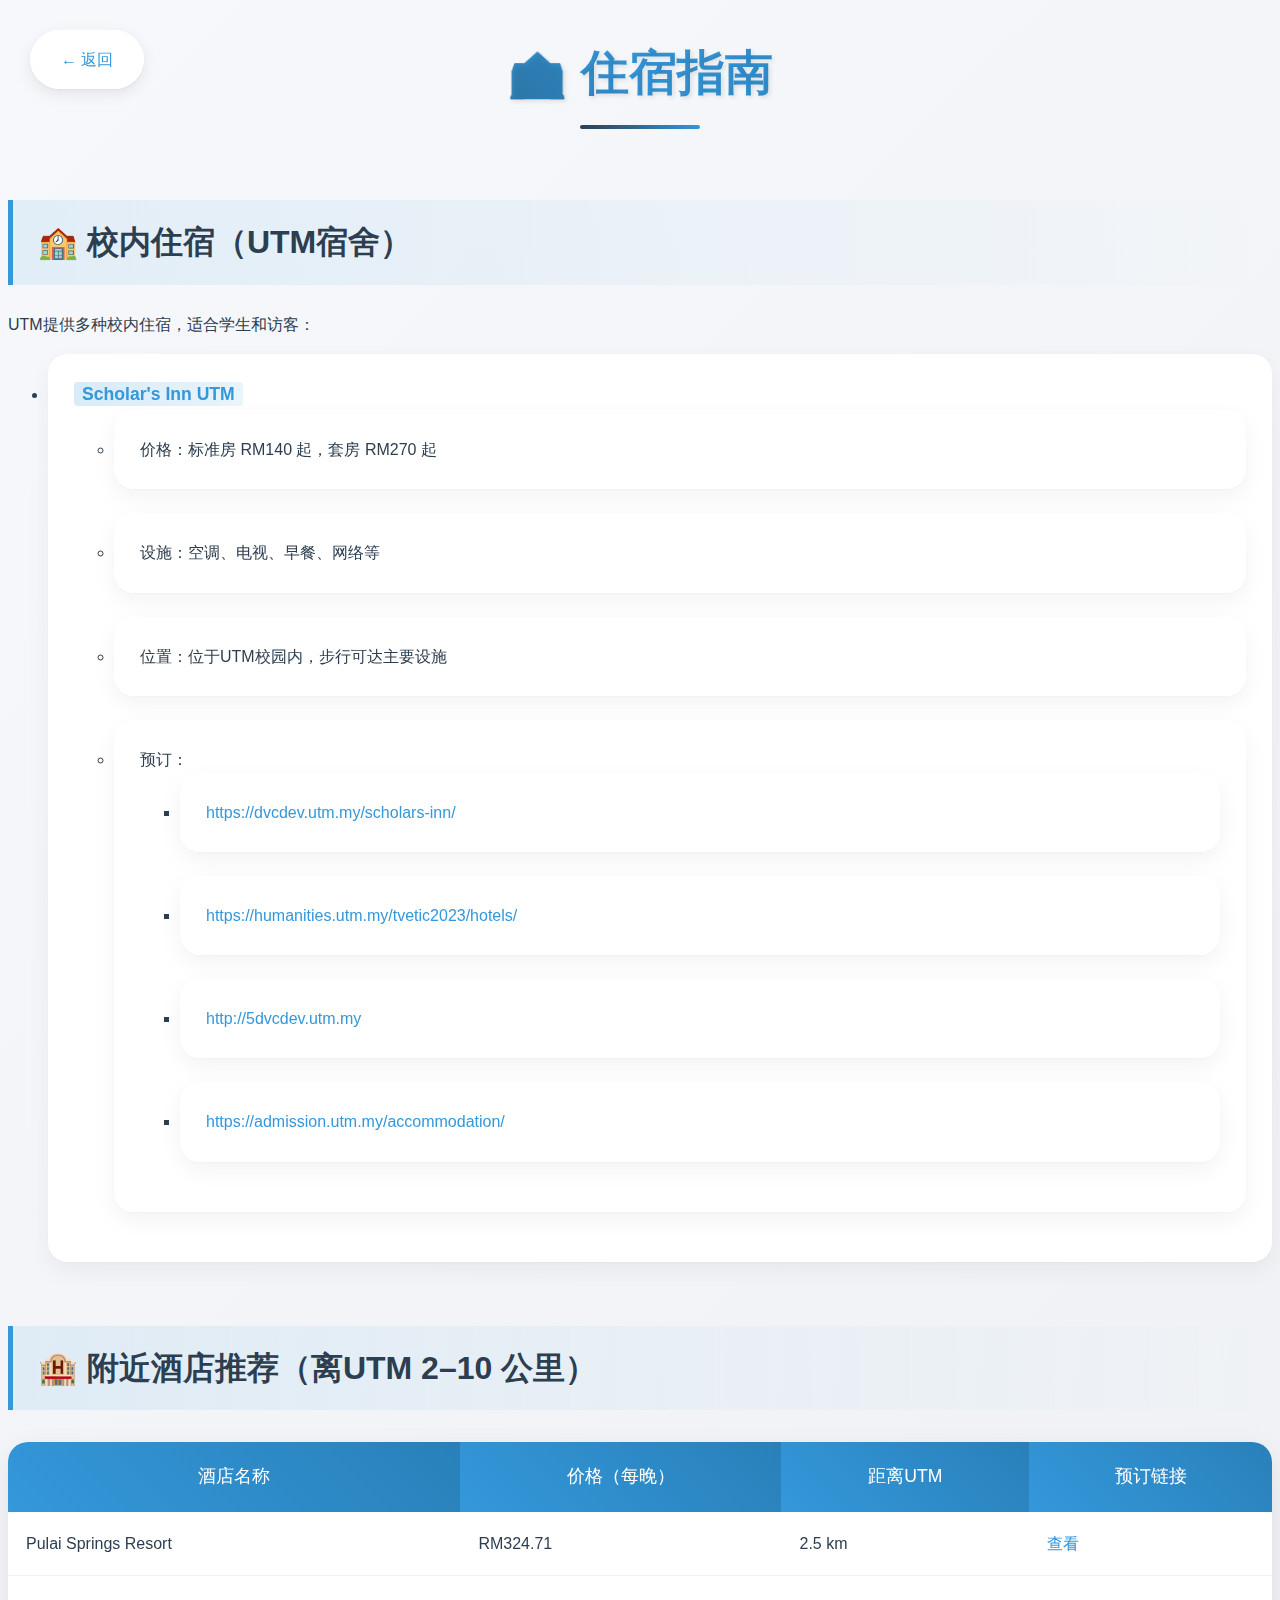
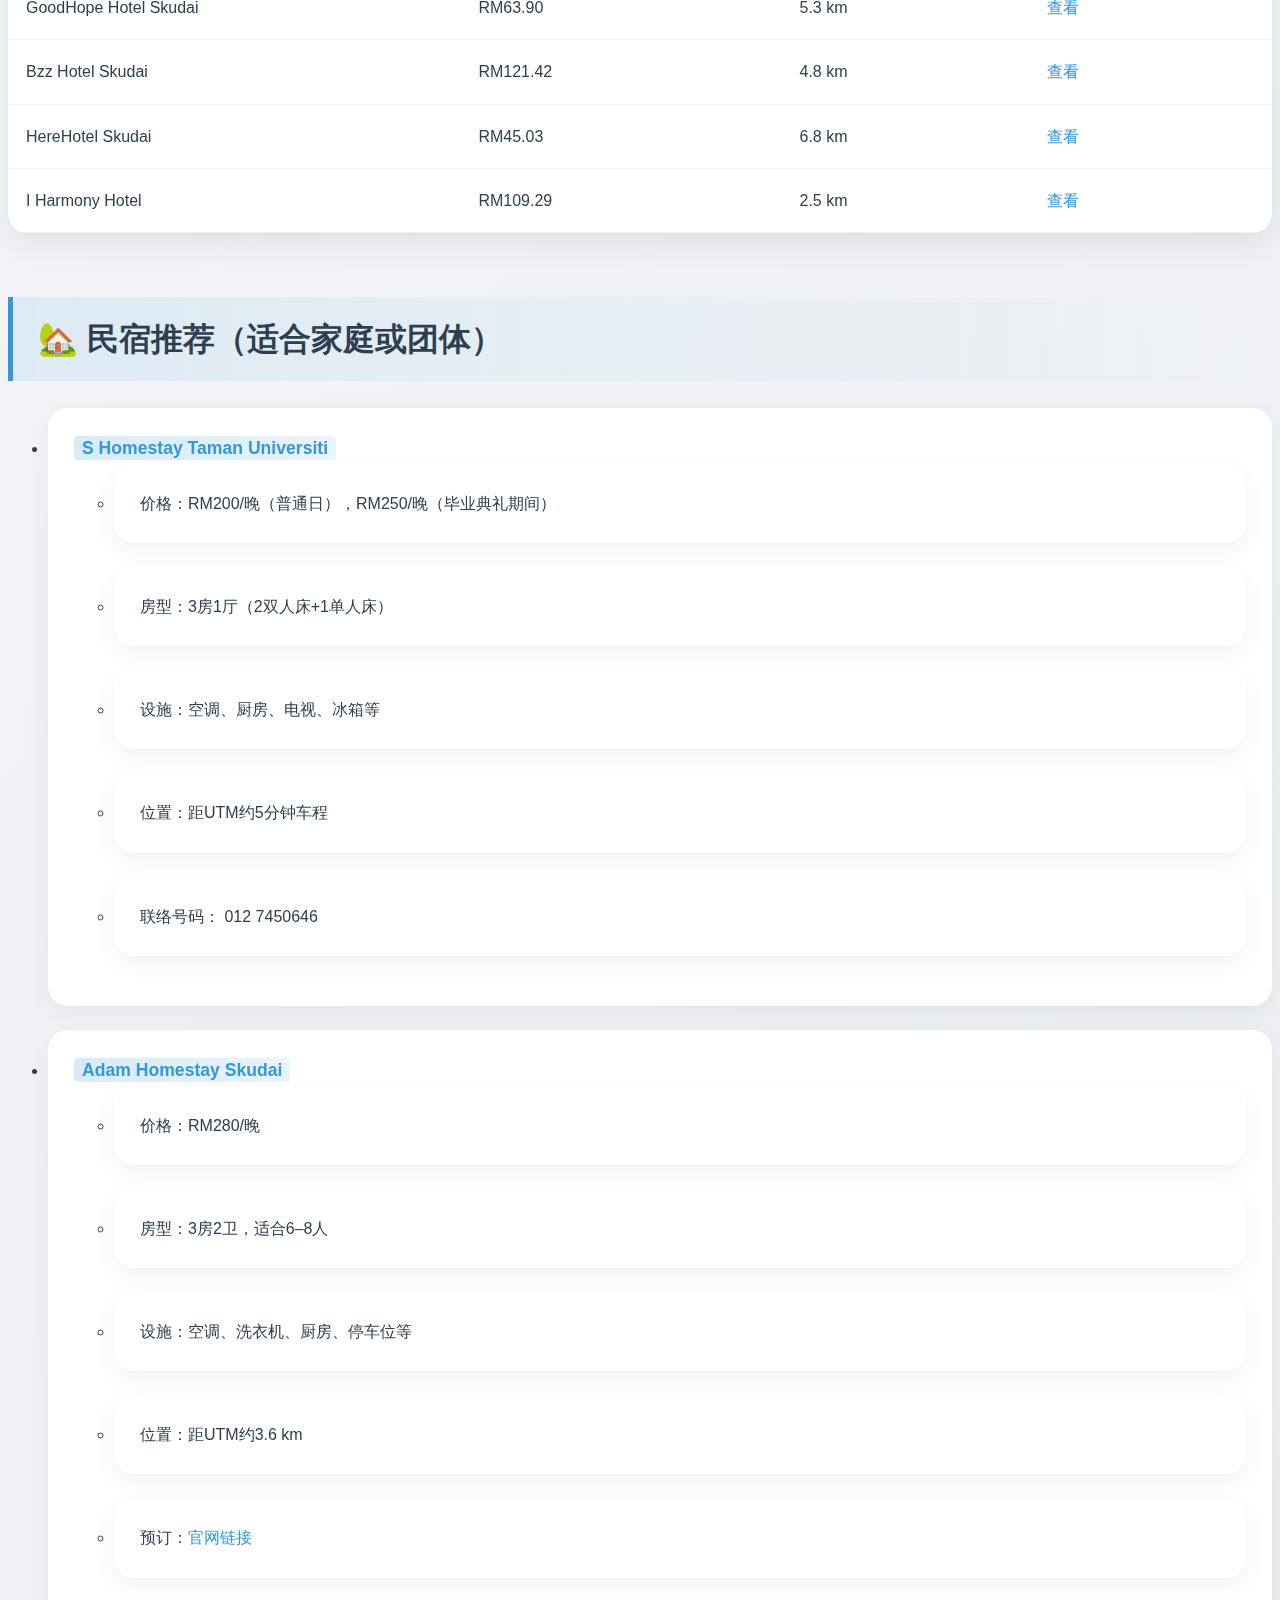
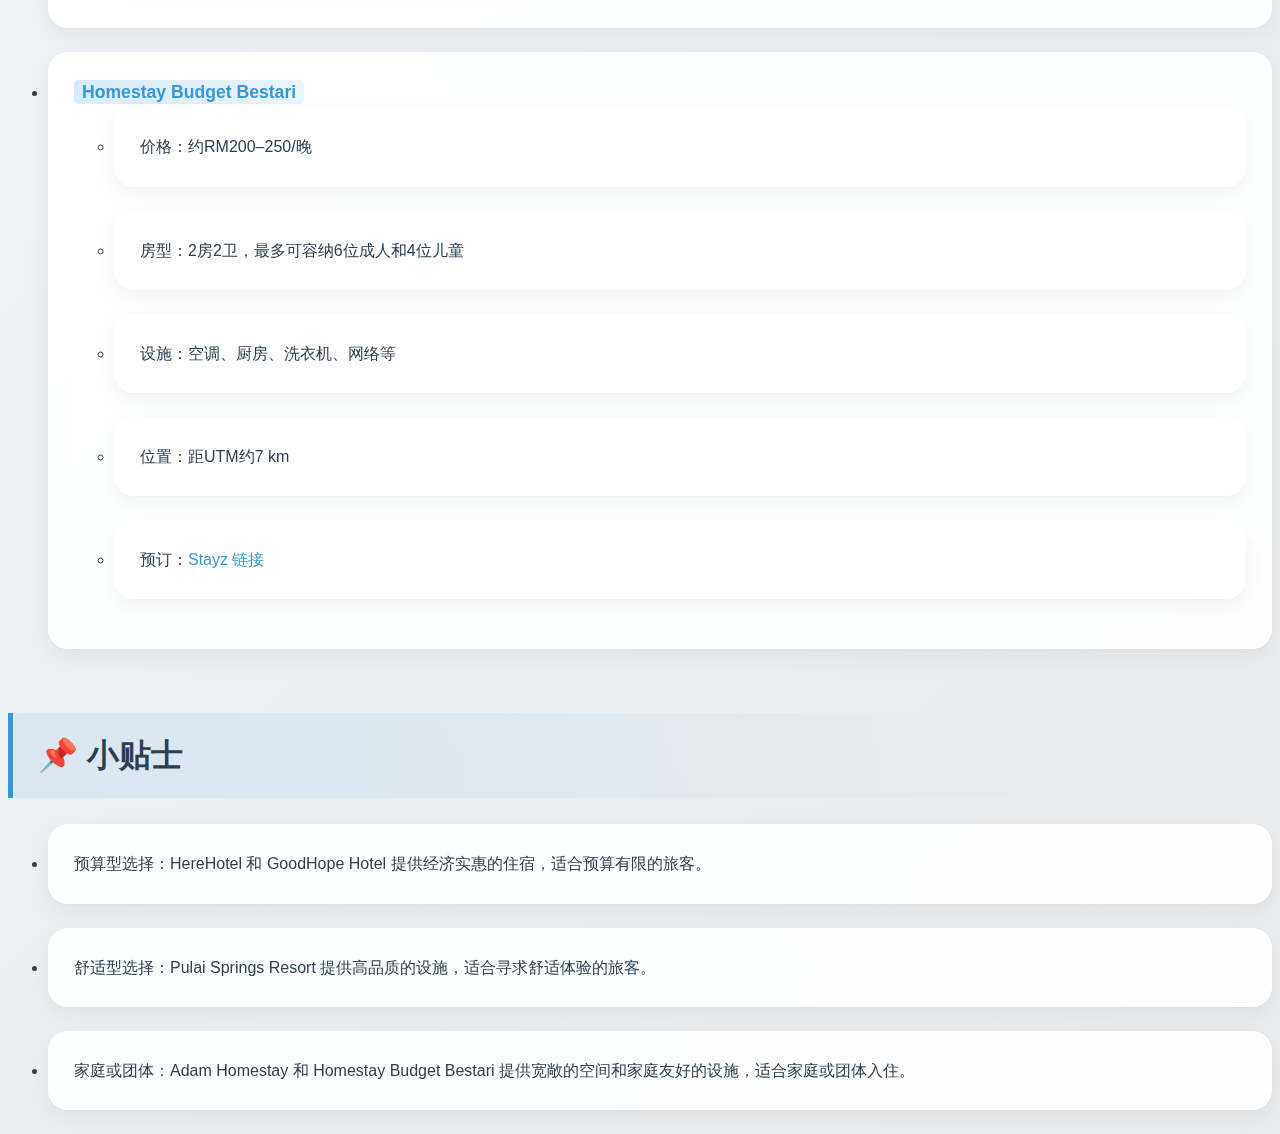
<file: accommodation.html>
<!DOCTYPE html>
<html lang="zh">
<head>
  <meta charset="UTF-8">
  <title>🏫 住宿指南</title>
  <style>
    /* 全局样式优化 */
    body {
      font-family: "Microsoft YaHei", -apple-system, BlinkMacSystemFont, sans-serif;
      background: linear-gradient(135deg, #f6f8fb 0%, #e9ecef 100%);
      color: #2c3e50;
      line-height: 1.7;
      min-height: 100vh;
    }

    .container {
      max-width: 1200px;
      margin: 0 auto;
      padding: 3em 2em;
      animation: fadeIn 0.8s ease-out;
    }

    @keyframes fadeIn {
      from { opacity: 0; transform: translateY(20px); }
      to { opacity: 1; transform: translateY(0); }
    }

    /* 标题样式优化 */
    h1 {
      text-align: center;
      font-size: 3em;
      margin-bottom: 1.8em;
      background: linear-gradient(45deg, #2c3e50, #3498db, #2980b9);
      -webkit-background-clip: text;
      -webkit-text-fill-color: transparent;
      position: relative;
      text-shadow: 2px 2px 4px rgba(0,0,0,0.1);
      animation: titleGlow 3s ease-in-out infinite;
    }

    @keyframes titleGlow {
      0%, 100% { text-shadow: 2px 2px 4px rgba(52,152,219,0.1); }
      50% { text-shadow: 2px 2px 8px rgba(52,152,219,0.3); }
    }

    h1::after {
      content: "";
      position: absolute;
      bottom: -15px;
      left: 50%;
      transform: translateX(-50%);
      width: 120px;
      height: 4px;
      background: linear-gradient(45deg, #2c3e50, #3498db);
      border-radius: 2px;
      animation: lineWidth 3s ease-in-out infinite;
    }

    @keyframes lineWidth {
      0%, 100% { width: 120px; }
      50% { width: 140px; }
    }

    /* 二级标题样式优化 */
    h2 {
      color: #2c3e50;
      font-size: 2em;
      margin-top: 2em;
      padding: 15px 25px;
      border-left: 5px solid #3498db;
      background: linear-gradient(to right, rgba(52,152,219,0.1), transparent);
      border-radius: 0 10px 10px 0;
      transition: all 0.3s ease;
    }

    h2:hover {
      transform: translateX(10px);
      background: linear-gradient(to right, rgba(52,152,219,0.2), transparent);
    }

    /* 表格样式优化 */
    .hotel-table {
      width: 100%;
      border-collapse: separate;
      border-spacing: 0;
      margin: 2em 0;
      background: rgba(255, 255, 255, 0.95);
      border-radius: 20px;
      overflow: hidden;
      box-shadow: 
        0 10px 30px rgba(0,0,0,0.08),
        0 1px 3px rgba(0,0,0,0.03);
      backdrop-filter: blur(10px);
    }

    .hotel-table th {
      background: linear-gradient(45deg, #3498db, #2980b9);
      color: white;
      font-weight: 500;
      padding: 20px;
      font-size: 1.1em;
    }

    .hotel-table td {
      padding: 18px;
      border-bottom: 1px solid rgba(0,0,0,0.05);
      transition: all 0.3s ease;
    }

    .hotel-table tr:hover td {
      background: rgba(52,152,219,0.05);
      transform: scale(1.01);
    }

    /* 列表项样式优化 */
    ul li {
      margin-bottom: 1.5em;
      padding: 25px;
      background: rgba(255, 255, 255, 0.95);
      border-radius: 20px;
      box-shadow: 
        0 8px 25px rgba(0,0,0,0.05),
        0 1px 3px rgba(0,0,0,0.03);
      transition: all 0.4s cubic-bezier(0.4, 0, 0.2, 1);
      border: 1px solid rgba(255,255,255,0.7);
      backdrop-filter: blur(10px);
    }

    ul li:hover {
      transform: translateY(-5px) scale(1.01);
      box-shadow: 
        0 15px 35px rgba(52,152,219,0.1),
        0 1px 3px rgba(0,0,0,0.05);
    }

    /* 链接样式优化 */
    a {
      color: #3498db;
      text-decoration: none;
      transition: all 0.3s ease;
      position: relative;
    }

    a:hover {
      color: #2980b9;
    }

    a::after {
      content: '';
      position: absolute;
      bottom: -2px;
      left: 0;
      width: 100%;
      height: 1px;
      background: currentColor;
      transform: scaleX(0);
      transition: transform 0.3s ease;
    }

    a:hover::after {
      transform: scaleX(1);
    }

    /* 返回按钮样式优化 */
    .back-button {
      position: fixed;
      top: 30px;
      left: 30px;
      padding: 15px 30px;
      background: rgba(255, 255, 255, 0.95);
      border-radius: 50px;
      box-shadow: 
        0 5px 15px rgba(0,0,0,0.08),
        0 1px 3px rgba(0,0,0,0.05);
      color: #3498db;
      font-weight: 500;
      backdrop-filter: blur(10px);
      border: 1px solid rgba(255,255,255,0.7);
      z-index: 1000;
    }

    .back-button:hover {
      transform: translateX(-8px);
      background: linear-gradient(45deg, #3498db, #2980b9);
      color: white;
      box-shadow: 
        0 8px 25px rgba(52,152,219,0.2),
        0 1px 3px rgba(52,152,219,0.1);
    }

    .back-button::after {
      display: none;
    }

    /* 高亮文本样式优化 */
    .highlight {
      color: #3498db;
      font-weight: 600;
      font-size: 1.1em;
      background: linear-gradient(120deg, rgba(52,152,219,0.2) 0%, rgba(52,152,219,0.1) 100%);
      padding: 2px 8px;
      border-radius: 4px;
    }

    /* 响应式优化 */
    @media (max-width: 768px) {
      .container {
        padding: 1.5em;
      }

      h1 {
        font-size: 2.2em;
      }

      h2 {
        font-size: 1.6em;
        padding: 12px 20px;
      }

      .hotel-table {
        font-size: 0.9em;
      }

      .back-button {
        padding: 12px 20px;
      }
    }
  </style>
</head>
<body>

  <h1>🏫 住宿指南</h1>

  <h2>🏫 校内住宿（UTM宿舍）</h2>
  <p>UTM提供多种校内住宿，适合学生和访客：</p>
  <ul>
    <li><span class="highlight">Scholar's Inn UTM</span>
      <ul>
        <li>价格：标准房 RM140 起，套房 RM270 起</li>
        <li>设施：空调、电视、早餐、网络等</li>
        <li>位置：位于UTM校园内，步行可达主要设施</li>
        <li>预订：
          <ul>
            <li><a href="https://dvcdev.utm.my/scholars-inn/">https://dvcdev.utm.my/scholars-inn/</a></li>
            <li><a href="https://humanities.utm.my/tvetic2023/hotels/?utm_source=chatgpt.com">https://humanities.utm.my/tvetic2023/hotels/</a></li>
            <li><a href="http://5dvcdev.utm.my">http://5dvcdev.utm.my</a></li>
            <li><a href="https://admission.utm.my/accommodation/?utm_source=chatgpt.com">https://admission.utm.my/accommodation/</a></li>
          </ul>
        </li>
      </ul>
    </li>
  </ul>

  <h2>🏨 附近酒店推荐（离UTM 2–10 公里）</h2>
  <table class="hotel-table">
    <tr><th>酒店名称</th><th>价格（每晚）</th><th>距离UTM</th><th>预订链接</th></tr>
    <tr><td>Pulai Springs Resort</td><td>RM324.71</td><td>2.5 km</td><td><a href="https://www.traveloka.com/en-my/hotel/malaysia/pulai-springs-resort-1000000384450">查看</a></td></tr>
    <tr><td>GoodHope Hotel Skudai</td><td>RM63.90</td><td>5.3 km</td><td><a href="https://www.traveloka.com/en-my/hotel/malaysia/goodhope-hotel-skudai-1000000414600">查看</a></td></tr>
    <tr><td>Bzz Hotel Skudai</td><td>RM121.42</td><td>4.8 km</td><td><a href="https://www.traveloka.com/en-my/hotel/malaysia/bzz-hotel-1000000414601">查看</a></td></tr>
    <tr><td>HereHotel Skudai</td><td>RM45.03</td><td>6.8 km</td><td><a href="https://www.traveloka.com/en-my/hotel/malaysia/herehotel-1000000414602">查看</a></td></tr>
    <tr><td>I Harmony Hotel</td><td>RM109.29</td><td>2.5 km</td><td><a href="https://www.traveloka.com/en-my/hotel/malaysia/i-harmony-hotel-1000000414603">查看</a></td></tr>
  </table>

  <h2>🏡 民宿推荐（适合家庭或团体）</h2>
  <ul>
    <li><span class="highlight">S Homestay Taman Universiti</span>
      <ul>
        <li>价格：RM200/晚（普通日），RM250/晚（毕业典礼期间）</li>
        <li>房型：3房1厅（2双人床+1单人床）</li>
        <li>设施：空调、厨房、电视、冰箱等</li>
        <li>位置：距UTM约5分钟车程</li>
        <li>联络号码：	012 7450646</li>
      </ul>
    </li>
    <li><span class="highlight">Adam Homestay Skudai</span>
      <ul>
        <li>价格：RM280/晚</li>
        <li>房型：3房2卫，适合6–8人</li>
        <li>设施：空调、洗衣机、厨房、停车位等</li>
        <li>位置：距UTM约3.6 km</li>
        <li>预订：<a href="https://adamhomestay.com/homestay-skudai/">官网链接</a></li>
      </ul>
    </li>
    <li><span class="highlight">Homestay Budget Bestari</span>
      <ul>
        <li>价格：约RM200–250/晚</li>
        <li>房型：2房2卫，最多可容纳6位成人和4位儿童</li>
        <li>设施：空调、厨房、洗衣机、网络等</li>
        <li>位置：距UTM约7 km</li>
        <li>预订：<a href="https://www.stayz.com.au/holiday-rental/p4289955">Stayz 链接</a></li>
      </ul>
    </li>
  </ul>

  <h2>📌 小贴士</h2>
  <ul>
    <li>预算型选择：HereHotel 和 GoodHope Hotel 提供经济实惠的住宿，适合预算有限的旅客。</li>
    <li>舒适型选择：Pulai Springs Resort 提供高品质的设施，适合寻求舒适体验的旅客。</li>
    <li>家庭或团体：Adam Homestay 和 Homestay Budget Bestari 提供宽敞的空间和家庭友好的设施，适合家庭或团体入住。</li>
  </ul>

  <a href="javascript:history.back()" class="back-button">← 返回</a>

</body>
</html>
</file>
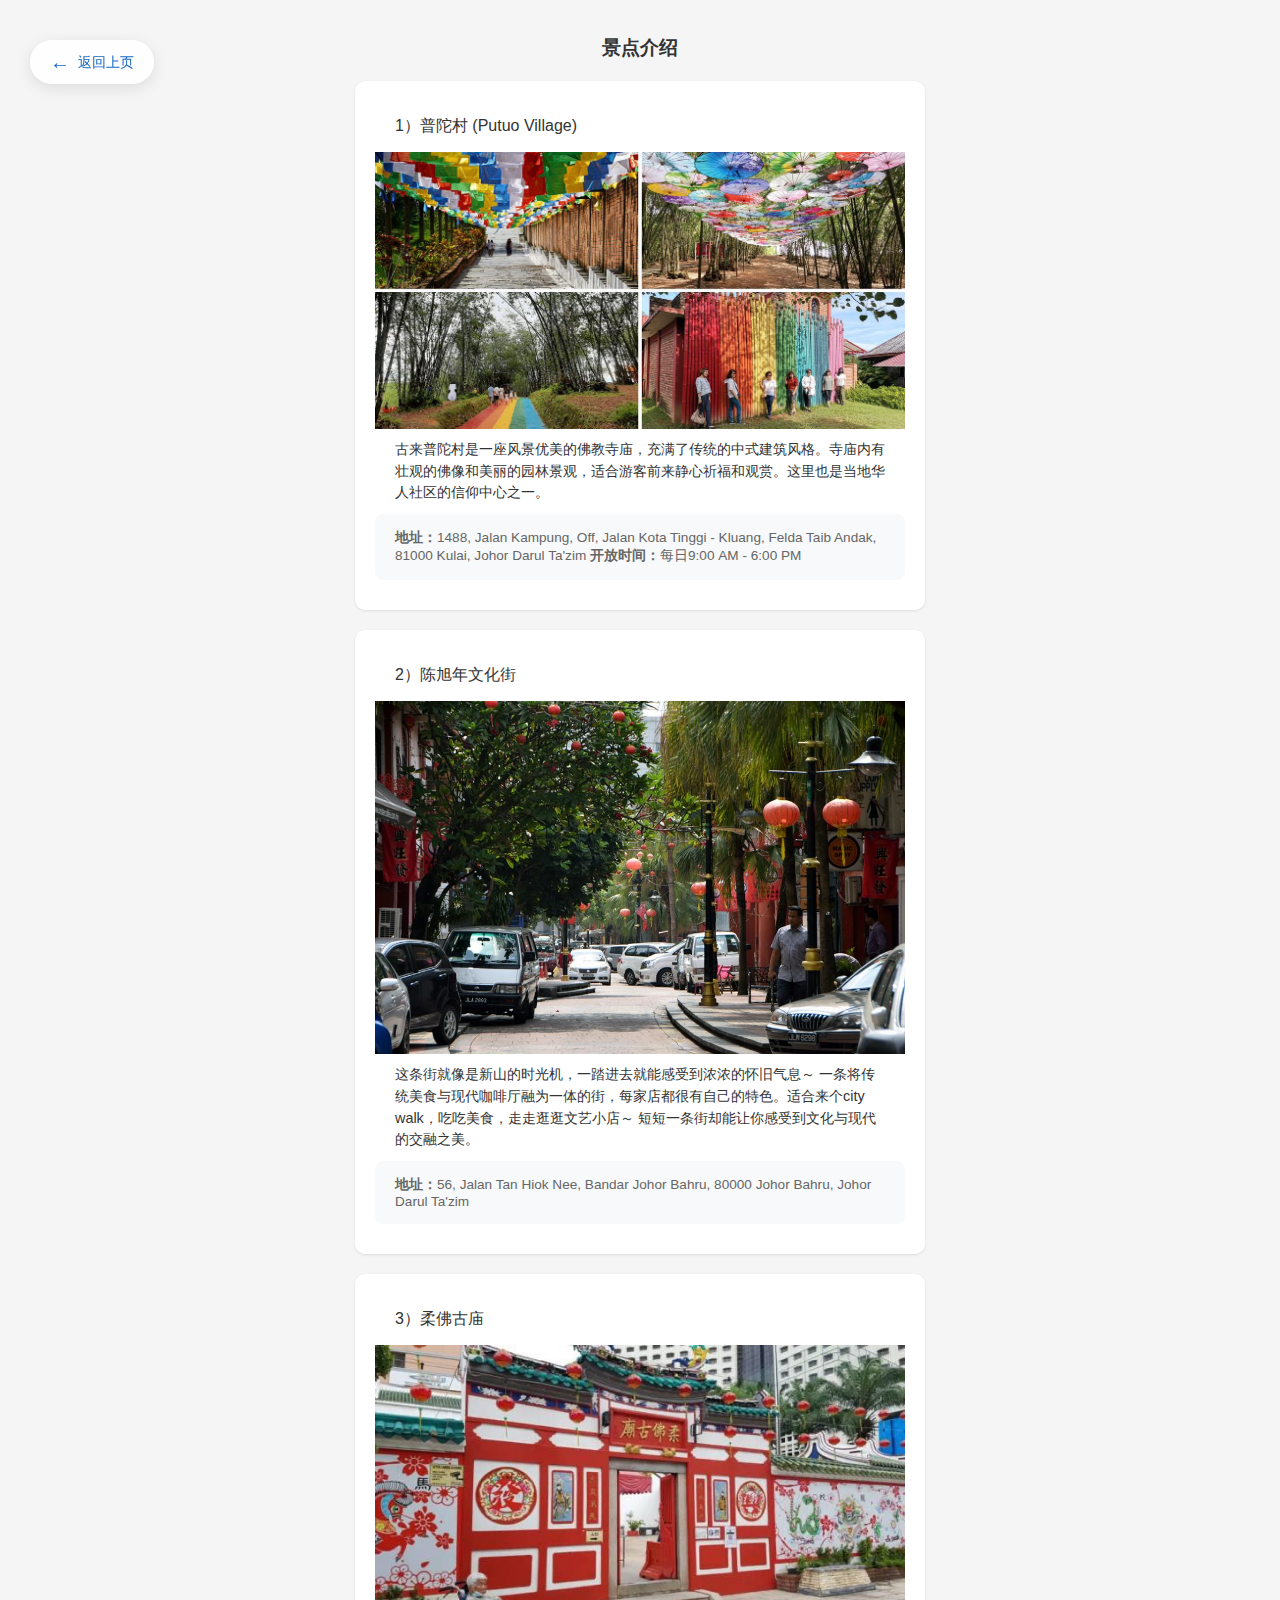
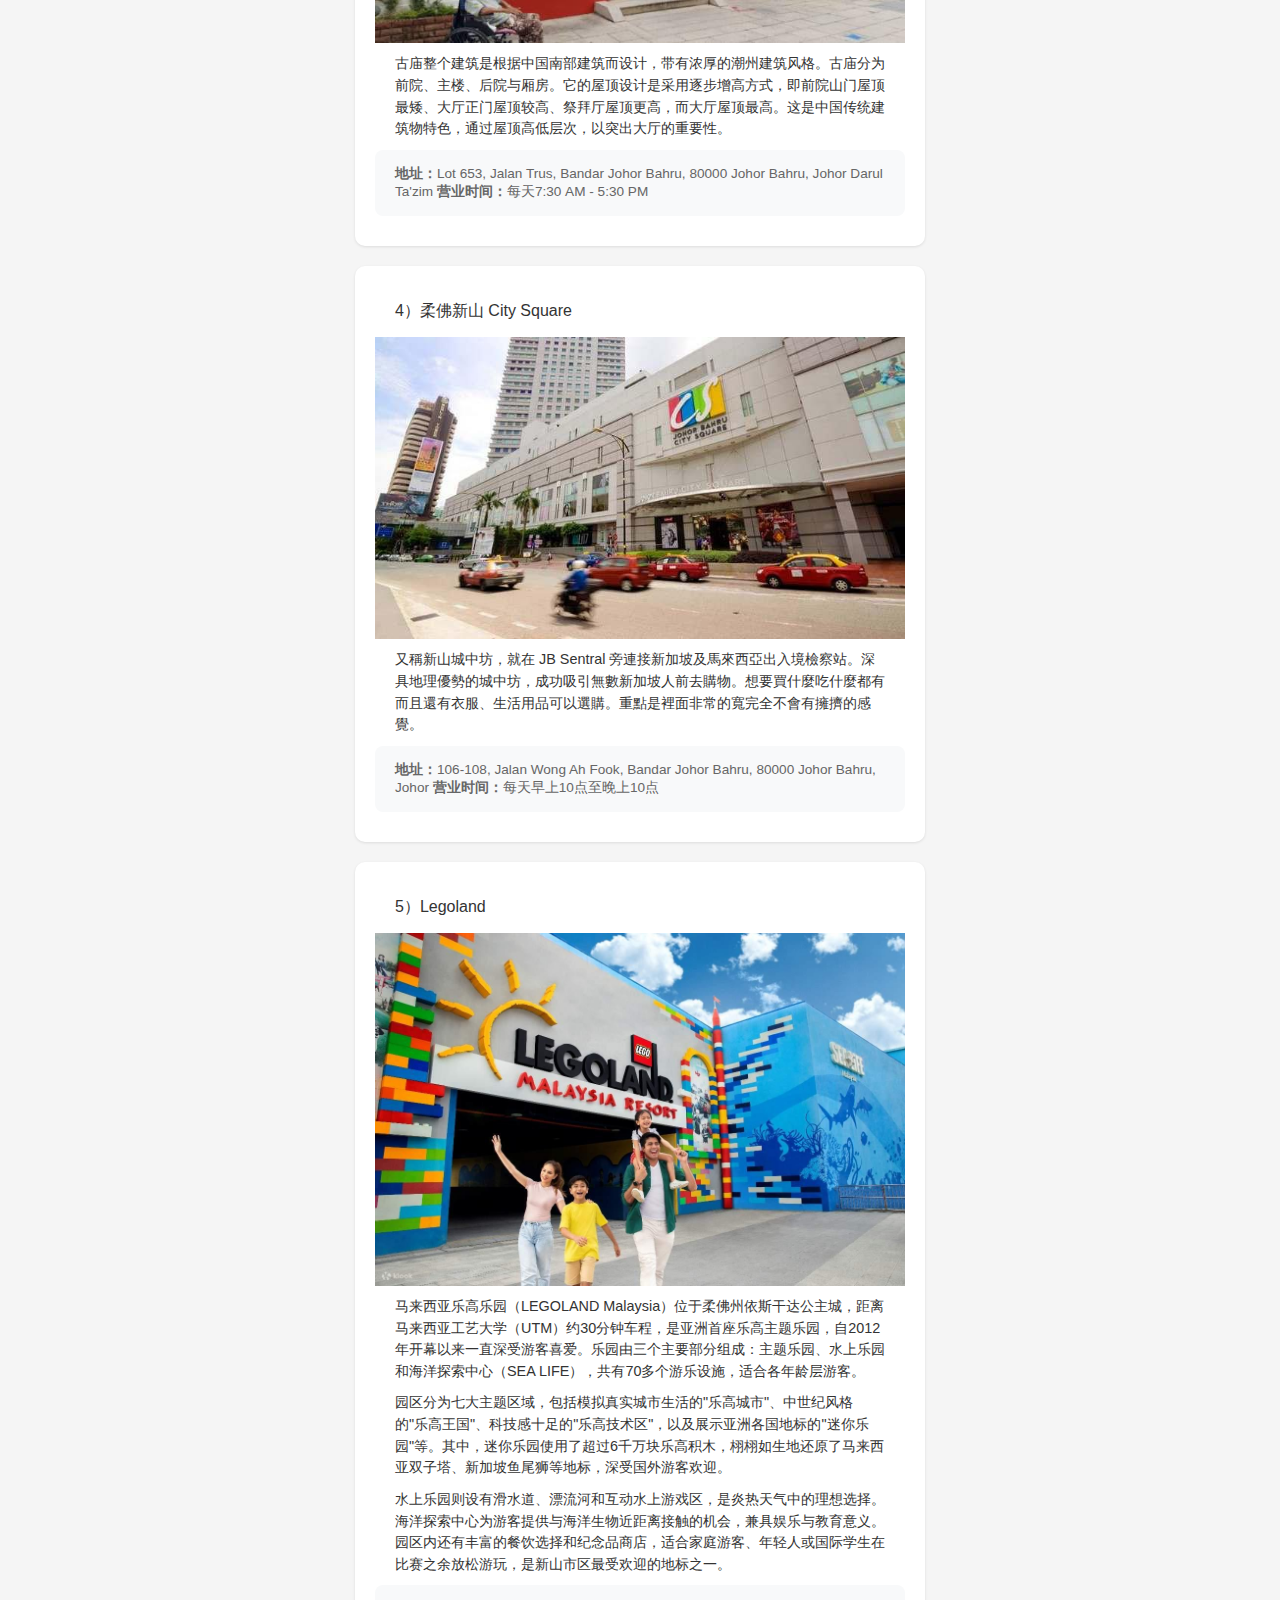
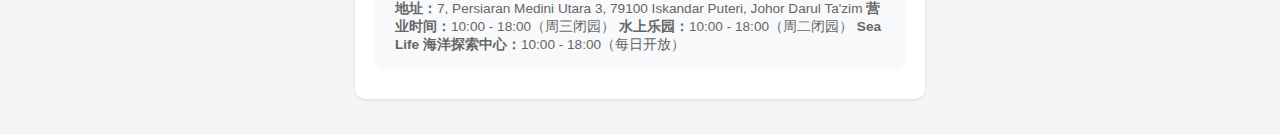
<file: attractions.html>
<!DOCTYPE html>
<html lang="zh">
<head>
  <meta charset="UTF-8">
  <title>景点介绍</title>
  <style>
    body {
      font-family: "Microsoft YaHei", -apple-system, BlinkMacSystemFont, sans-serif;
      margin: 0;
      padding: 0;
      background: #f5f5f5;
      display: flex;
      justify-content: center;  /* 整体居中 */
    }

    .container {
      width: 100%;
      max-width: 600px;  /* 限制最大宽度 */
      box-sizing: border-box;
      padding: 15px;
    }

    h1 {
      text-align: center;
      font-size: 1.2em;
      margin: 20px 0;
      color: #333;
    }

    h2 {
      font-size: 1em;
      margin: 15px 0;
      color: #333;
      font-weight: normal;
      padding-left: 20px;
    }

    .attraction {
      background: white;
      border-radius: 10px;
      padding: 20px;
      margin-bottom: 20px;
      box-shadow: 0 1px 3px rgba(0,0,0,0.1);
    }

    .attraction-image {
      width: 100%;
      display: block;
      margin: 10px 0;
    }

    p {
      font-size: 0.9em;
      line-height: 1.5;
      color: #333;
      margin: 10px 0;
      padding: 0 20px;
    }

    .address-time {
      background: #f8f9fa;
      padding: 15px 20px;
      border-radius: 8px;
      font-size: 0.85em;
      color: #666;
      margin: 10px 0;
    }

    .back-link {
      color: #1e88e5;
      text-decoration: none;
      font-size: 0.9em;
      display: block;
      margin: 10px 0;
    }

    .back-button {
      position: fixed;
      top: 30px;
      left: 30px;
      z-index: 1000;
    }

    .back-link {
      display: flex;
      align-items: center;
      gap: 8px;
      padding: 12px 20px;
      background: rgba(255, 255, 255, 0.9);
      border-radius: 50px;
      color: #1565C0;
      text-decoration: none;
      font-weight: 500;
      box-shadow: 0 4px 15px rgba(0, 0, 0, 0.1);
      backdrop-filter: blur(10px);
      transition: all 0.3s ease;
    }

    .back-link:hover {
      transform: translateX(-5px);
      background: #1565C0;
      color: white;
      box-shadow: 0 6px 20px rgba(21, 101, 192, 0.2);
    }

    .back-icon {
      font-size: 20px;
      line-height: 1;
    }

    @media (max-width: 768px) {
      .back-button {
        top: 20px;
        left: 20px;
      }

      .back-link {
        padding: 10px 16px;
      }

      .back-text {
        display: none;
      }
    }
  </style>
</head>
<body>
  <div class="container">
    <h1>景点介绍</h1>

    <div class="back-button">
      <a href="javascript:history.back()" class="back-link">
        <span class="back-icon">←</span>
        <span class="back-text">返回上页</span>
      </a>
    </div>

    <div class="attraction">
      <h2>1）普陀村 (Putuo Village)</h2>
      <div class="attraction-content">
        <div class="attraction-info">
          <img src="images/putuo.jpeg" alt="普陀村" class="attraction-image">
          <p>古来普陀村是一座风景优美的佛教寺庙，充满了传统的中式建筑风格。寺庙内有壮观的佛像和美丽的园林景观，适合游客前来静心祈福和观赏。这里也是当地华人社区的信仰中心之一。</p>
          <div class="address-time">
            <strong>地址：</strong>1488, Jalan Kampung, Off, Jalan Kota Tinggi - Kluang, Felda Taib Andak, 81000 Kulai, Johor Darul Ta'zim
            <strong>开放时间：</strong>每日9:00 AM - 6:00 PM
          </div>
        </div>
      </div>
    </div>

    <div class="attraction">
      <h2>2）陈旭年文化街</h2>
      <div class="attraction-content">
        <div class="attraction-info">
          <img src="images/tan.jpeg" alt="陈旭年文化街" class="attraction-image">
          <p>这条街就像是新山的时光机，一踏进去就能感受到浓浓的怀旧气息～ 一条将传统美食与现代咖啡厅融为一体的街，每家店都很有自己的特色。适合来个city walk，吃吃美食，走走逛逛文艺小店～ 短短一条街却能让你感受到文化与现代的交融之美。</p>
          <div class="address-time">
            <strong>地址：</strong>56, Jalan Tan Hiok Nee, Bandar Johor Bahru, 80000 Johor Bahru, Johor Darul Ta'zim
          </div>
        </div>
      </div>
    </div>

    <div class="attraction">
      <h2>3）柔佛古庙</h2>
      <div class="attraction-content">
        <div class="attraction-info">
          <img src="images/miao.jpeg" alt="柔佛古庙" class="attraction-image">
          <p>古庙整个建筑是根据中国南部建筑而设计，带有浓厚的潮州建筑风格。古庙分为前院、主楼、后院与厢房。它的屋顶设计是采用逐步增高方式，即前院山门屋顶最矮、大厅正门屋顶较高、祭拜厅屋顶更高，而大厅屋顶最高。这是中国传统建筑物特色，通过屋顶高低层次，以突出大厅的重要性。</p>
          <div class="address-time">
            <strong>地址：</strong>Lot 653, Jalan Trus, Bandar Johor Bahru, 80000 Johor Bahru, Johor Darul Ta'zim
            <strong>营业时间：</strong>每天7:30 AM - 5:30 PM
          </div>
        </div>
      </div>
    </div>

    <div class="attraction">
      <h2>4）柔佛新山 City Square</h2>
      <div class="attraction-content">
        <div class="attraction-info">
          <img src="images/jbcc.jpeg" alt="柔佛新山 City Square" class="attraction-image">
          <p>又稱新山城中坊，就在 JB Sentral 旁連接新加坡及馬來西亞出入境檢察站。深具地理優勢的城中坊，成功吸引無數新加坡人前去購物。想要買什麼吃什麼都有而且還有衣服、生活用品可以選購。重點是裡面非常的寬完全不會有擁擠的感覺。</p>
          <div class="address-time">
            <strong>地址：</strong>106-108, Jalan Wong Ah Fook, Bandar Johor Bahru, 80000 Johor Bahru, Johor
            <strong>营业时间：</strong>每天早上10点至晚上10点
          </div>
        </div>
      </div>
    </div>

    <div class="attraction">
      <h2>5）Legoland</h2>
      <div class="attraction-content">
        <div class="attraction-info">
          <img src="images/legoland.jpeg" alt="Legoland" class="attraction-image">
          <p>马来西亚乐高乐园（LEGOLAND Malaysia）位于柔佛州依斯干达公主城，距离马来西亚工艺大学（UTM）约30分钟车程，是亚洲首座乐高主题乐园，自2012年开幕以来一直深受游客喜爱。乐园由三个主要部分组成：主题乐园、水上乐园和海洋探索中心（SEA LIFE），共有70多个游乐设施，适合各年龄层游客。</p>
          <p>园区分为七大主题区域，包括模拟真实城市生活的"乐高城市"、中世纪风格的"乐高王国"、科技感十足的"乐高技术区"，以及展示亚洲各国地标的"迷你乐园"等。其中，迷你乐园使用了超过6千万块乐高积木，栩栩如生地还原了马来西亚双子塔、新加坡鱼尾狮等地标，深受国外游客欢迎。</p>
          <p>水上乐园则设有滑水道、漂流河和互动水上游戏区，是炎热天气中的理想选择。海洋探索中心为游客提供与海洋生物近距离接触的机会，兼具娱乐与教育意义。园区内还有丰富的餐饮选择和纪念品商店，适合家庭游客、年轻人或国际学生在比赛之余放松游玩，是新山市区最受欢迎的地标之一。</p>
          <div class="address-time">
            <strong>地址：</strong>7, Persiaran Medini Utara 3, 79100 Iskandar Puteri, Johor Darul Ta'zim
            <strong>营业时间：</strong>10:00 - 18:00（周三闭园）
            <strong>水上乐园：</strong>10:00 - 18:00（周二闭园）
            <strong>Sea Life 海洋探索中心：</strong>10:00 - 18:00（每日开放）
          </div>
        </div>
      </div>
    </div>

  </div>
</body>
</html>
</file>
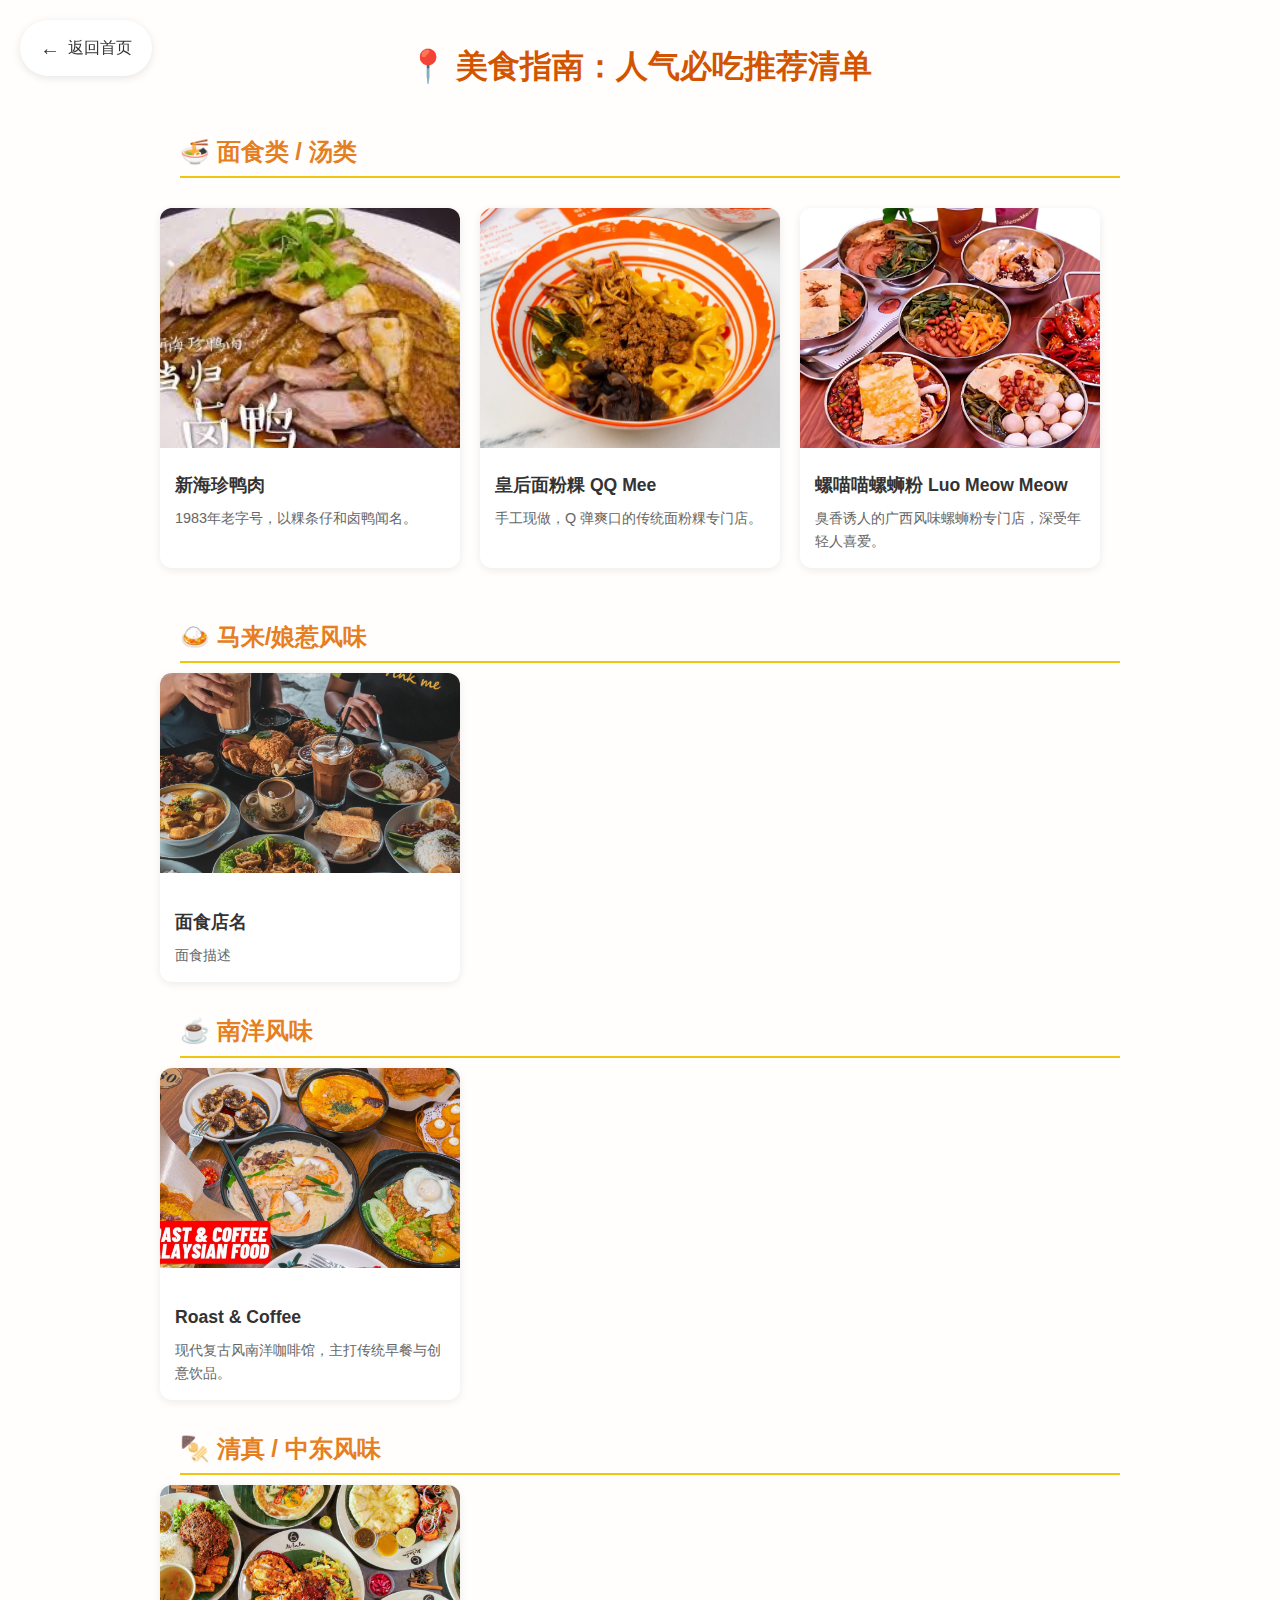
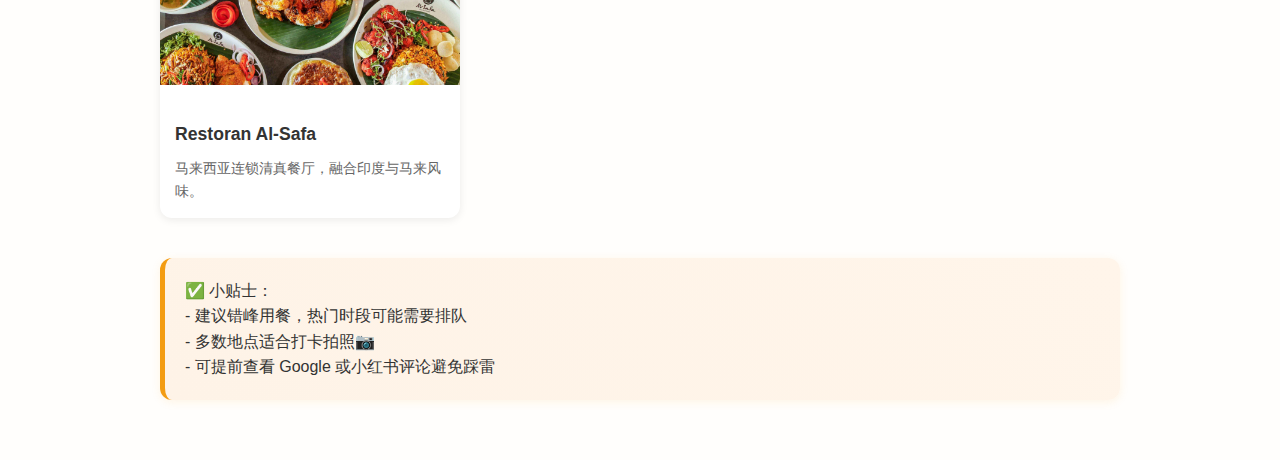
<file: food.html>
<!DOCTYPE html>
<html lang="zh">
<head>
  <meta charset="UTF-8">
  <meta name="viewport" content="width=device-width, initial-scale=1.0">
  <title>美食指南</title>
  <style>
    body {
      font-family: 'Helvetica Neue', sans-serif;
      background-color: #fffefc;
      color: #333;
      padding: 20px;
      line-height: 1.6;
      max-width: 960px;
      margin: auto;
      overflow-x: visible; /* 防止横向滚动条 */
    }
    h1 {
      text-align: center;
      color: #d35400;
      margin-bottom: 40px;
    }
    h2 {
      color: #e67e22;
      border-bottom: 2px solid #f1c40f;
      padding-bottom: 5px;
      margin-top: 40px;
      margin: 30px 0 10px 20px;
      font-size: 1.5em;
    }
    /* 容器样式 */
    .container {
      display: flex;  /* 启用弹性布局 */
      flex-direction: row;  /* 横向排列 */
      gap: 20px;  /* 卡片间距 */
      padding: 20px;
      overflow: visible;  /* 允许横向滚动 */
      width: 100%;
      -webkit-overflow-scrolling: touch;  /* 平滑滚动 */
      scroll-snap-type: x mandatory;
      margin: 0 -20px;
      padding-left: 20px;
      position: relative; /* 添加相对定位 */
    }

    /* 隐藏滚动条但保持功能 */
    .container::-webkit-scrollbar {
      display: none;
    }

    /* 卡片基础样式 */
    .card {
      position: relative;
      width: 300px !important;
      min-width: 300px;  /* 防止卡片被压缩 */
      flex-shrink: 0;  /* 防止卡片被压缩 */
      border-radius: 12px;
      background: white;
      box-shadow: 0 2px 8px rgba(0,0,0,0.08);
      cursor: pointer;
      scroll-snap-align: start;
      z-index: 1; /* 默认层级 */
    }

    .card:hover {
      z-index: 100; /* 悬停时提升层级 */
    }

    /* 卡片图片 */
    .card img {
      width: 100%;
      height: 200px;
      object-fit: cover;
      border-radius: 12px 12px 0 0;
    }

    /* 卡片内容 */
    .card-content {
      padding: 15px;
    }

    .card-content h3 {
      margin: 0 0 8px;
      font-size: 1.1em;
    }

    .card-content p {
      margin: 0;
      color: #666;
      font-size: 0.9em;
    }

    /* 下拉内容基础样式 */
    .dropdown-content {
      display: none;  /* 默认隐藏 */
      position: absolute;
      left: calc(100% + 10px);
      top: 0;
      width: 300px;
      background: white;
      padding: 20px;
      border-radius: 12px;
      box-shadow: 0 8px 30px rgba(0,0,0,0.15);
      z-index: 1000;
      overflow: visible; /* 确保内容可见 */
    }

    /* 显示下拉内容 */
    .card:hover .dropdown-content {
      display: block;
    }

    /* 下拉内容样式 */
    .dropdown-content h4 {
      margin: 0 0 15px 0;
      font-size: 1.2em;
    }

    .dropdown-content p {
      margin: 8px 0;
      line-height: 1.6;
    }

    .dropdown-content ul {
      margin: 5px 0 5px 20px;
      padding: 0;
    }

    .dropdown-content a {
      color: #0066cc;
      text-decoration: none;
    }

    .tip {
      background: linear-gradient(45deg, #fef3e7, #fff5ea);
      padding: 20px;
      border-radius: 12px;
      border-left: 5px solid #f39c12;
      margin: 40px 0;
      box-shadow: 0 2px 10px rgba(243, 156, 18, 0.1);
    }
    a {
      text-decoration: none;
      color: inherit;
    }
    .card-container {
      position: relative;
      display: inline-block;
    }
    .dropdown-wrapper {
      position: absolute;
      top: 0;
      left: 100%;
      height: 100%;
      padding-left: 15px;
      z-index: 9999;
      display: none;
    }
    @media (max-width: 768px) {
      .dropdown-content {
        position: fixed;
        top: auto;
        left: 0;
        right: 0;
        bottom: 0;
        transform: none;
        width: 100%;
        max-height: 80vh;
        overflow-y: auto;
        border-radius: 20px 20px 0 0;
      }
      h2 + div {
        flex-direction: column;
        align-items: center;
      }
    }
    .card {
      animation: fadeIn 0.5s ease-out;
    }
    @keyframes fadeIn {
      from {
        opacity: 0;
        transform: translate(-50%, -45%);
      }
      to {
        opacity: 1;
        transform: translate(-50%, -50%);
      }
    }
    @keyframes fadeOut {
      from {
        opacity: 1;
      }
      to {
        opacity: 0;
      }
    }
    /* 创建一个隐形的连接区域 */
    .card::after {
      content: '';
      position: absolute;
      top: 0;
      left: 100%;
      width: 20px;
      height: 100%;
      background: transparent;
    }
    /* 确保所有卡片容器不影响卡片宽度 */
    .container, .section, .category {
      display: flex;
      flex-wrap: wrap;
      gap: 20px;
    }
    /* 分类容器样式 */
    h2 + div {  /* 每个标题后面的容器 */
      display: flex;
      flex-wrap: wrap;
      gap: 20px;  /* 卡片之间的间距 */
      margin-bottom: 30px;
    }
    /* 添加返回按钮样式 */
    .back-button {
        position: fixed;
        top: 20px;
        left: 20px;
        background: white;
        border: none;
        padding: 12px 20px;
        border-radius: 50px;
        display: flex;
        align-items: center;
        gap: 8px;
        cursor: pointer;
        box-shadow: 0 2px 8px rgba(0,0,0,0.1);
        text-decoration: none;
        color: #333;
        font-size: 16px;
        transition: all 0.3s ease;
        z-index: 1000;
    }

    .back-button:hover {
        transform: translateY(-2px);
        box-shadow: 0 4px 12px rgba(0,0,0,0.15);
    }

    .back-button::before {
        content: '←';
        font-size: 20px;
    }
  </style>
</head>
<body>
  <a href="index.html" class="back-button">返回首页</a>
  <h1>📍 美食指南：人气必吃推荐清单</h1>

  <h2>🍜 面食类 / 汤类</h2>
  <div class="container">
    <!-- 新海珍鸭肉卡片 -->
    <div class="card">
      <img src="images/duck.jpeg" alt="新海珍粿条仔" style="width: 100%; height: 240px; object-fit: cover;">
      <div class="card-content">
        <h3>新海珍鸭肉</h3>
        <p>1983年老字号，以粿条仔和卤鸭闻名。</p>
      </div>
      <div class="dropdown-content">
        <h4>🦆 新海珍鸭肉（粿条仔）</h4>
        <p><strong>📍 地址：</strong>53, Jalan Hang Tuah 40, Kangkar Pulai, 81300 Johor Bahru</p>
        <p><strong>📱 导航：</strong>
            <a href="https://maps.apple.com/place?address=53,%20Jalan%20Hang%20Tuah%2040,%2081300%20Johor%20Bahru,%20Johore,%20Malaysia&coordinate=1.518647,103.652615&name=53,%20Jalan%20Hang%20Tuah%2040&map=explore" target="_blank">IOS</a> | 
            <a href="https://maps.app.goo.gl/5pXDunc8nFazhe437?g_st=com.google.maps.preview.copy" target="_blank">Android</a>
        </p>
        <p><strong>⏰ 营业时间：</strong>每天 7:00am – 2:00pm</p>
        <p><strong>🍜 主打：</strong>
            <ul style="margin: 5px 0 5px 20px; padding: 0;">
                <li>卤鸭胸粿条仔</li>
                <li>猪杂粿条汤</li>
                <li>鸭血糕粿条汤（限量）</li>
            </ul>
        </p>
        <p><strong>💬 食客评价：</strong>"汤头鲜甜、鸭肉入味，粿条滑顺，吃了超过十年！"</p>
      </div>
    </div>

    <!-- QQ 面粉粿 -->
    <div class="card">
      <img src="images/meehonkuah.jpeg" alt="QQ 面粉粿" style="width: 100%; height: 240px; object-fit: cover;">
      <div class="card-content"> 
        <h3>皇后面粉粿 QQ Mee</h3> 
        <p>手工现做，Q 弹爽口的传统面粉粿专门店。</p> 
      </div> 
      <div class="dropdown-content">
        <h4>🍜 皇后面粉粿 QQ Mee</h4> 
        <p><strong>📍 地址：</strong>4, Jalan Nakhoda 7, Taman Ungku Tun Aminah, 81300 Johor Bahru, Johor</p> 
        <p><strong>📱 导航：</strong> 
          <a href="https://maps.app.goo.gl/CRAx2W4ysgoQSKby6?g_st=com.google.maps.preview.copy" target="_blank">Android</a>
      </p>
        <p><strong>⏰ 营业时间：</strong>每天 8:30 AM – 10:00 PM（每两个星期三休息一天）</p> 
        <p><strong>🍲 招牌推荐：</strong>清汤面粉粿、干捞面粉粿、猪肉片/肉丸配料、自制辣椒酱</p> 
        <p><strong>💬 特色亮点：</strong>每日手工擀制面团，口感滑嫩富弹性，汤头清甜，深受本地食客喜爱。</p> 
      </div>
    </div>

    <!-- 螺喵喵螺狮粉 -->
    <div class="card">
      <img src="images/luosifen.jpg" alt="螺喵喵螺狮粉" style="width: 100%; height: 240px; object-fit: cover;">
      <div class="card-content"> 
        <h3>螺喵喵螺蛳粉 Luo Meow Meow</h3> 
        <p>臭香诱人的广西风味螺蛳粉专门店，深受年轻人喜爱。</p> 
      </div> 
      <div class="dropdown-content">
        <h4>🍲 螺喵喵螺蛳粉 Luo Meow Meow</h4>
        <p><strong>📍 地址：</strong>Block A-02-41, Jalan Eko Flora 1, Eco Palladium, 81100 Johor Bahru, Johor</p> 
        <p><strong>⏰ 营业时间：</strong><br> - 星期一至三：12:00 PM – 9:00 PM<br> - 星期四：休息<br> - 星期五至日：12:00 PM – 12:00 AM</p> 
        <p><strong>🍲 招牌推荐：</strong>原味螺蛳粉、番茄螺蛳粉、加料版（如卤蛋、炸腐竹）、自制酸笋</p> 
        <p><strong>💬 特色亮点：</strong>手工米线滑爽，汤底酸辣浓郁，搭配丰富配料，带来地道的广西风味。</p> 
      </div>
    </div>
  </div>

  <h2>🍛 马来/娘惹风味</h2>
  <div class="card noodle">
      <img src="images/rasasayang.jpg" alt="面食图片">
      <div class="card-content">
        <h3>面食店名</h3>
        <p>面食描述</p>
      </div>
      <div class="dropdown-content">
        <h4>🍛 Rasa Sayang Restaurant</h4>
        <p>提供经典马来餐与娘惹佳肴。</p>
        <p>推荐：Nasi Lemak、阿叁叻沙、娘惹糕点。</p>
        <p>适合家庭聚餐或节庆聚会。</p>
      </div>
  </div>

  <h2>☕ 南洋风味</h2>
  <div class="card">
      <img src="images/roast.jpg" alt="Roast and Coffee">
      <div class="card-content"> 
        <h3>Roast & Coffee</h3> 
        <p>现代复古风南洋咖啡馆，主打传统早餐与创意饮品。</p> 
      </div> 
      <div class="dropdown-content">
        <h4>☕ Roast & Coffee – Retro Garden 1968's</h4> 
        <p><strong>📍 地址：</strong>Jalan Tan Hiok Nee, Johor Bahru</p> 
        <p><strong>⏰ 营业时间：</strong>每天 7:00am – 5:00pm</p> 
        <p><strong>🍜 主打：</strong>海南三宝早餐、咸蛋法式吐司、仁当鸡椰浆饭、古油咖啡</p> 
        <p><strong>💬 食客评价：</strong>"复古环境配上香浓咖啡和传统美食，打卡又好吃！"</p> 
      </div>
  </div>

  <h2>🍢 清真 / 中东风味</h2>
  <div class="card">
      <img src="images/alsafa.jpg" alt="Al Safa">
      <div class="card-content"> 
        <h3>Restoran Al-Safa</h3> 
        <p>马来西亚连锁清真餐厅，融合印度与马来风味。</p> 
      </div> 
      <div class="dropdown-content">
        <h4>🍛 Restoran Al-Safa（Nasi Kandar & Roti）</h4> 
        <p><strong>📍 地址：</strong>Bandar Seri Alam & 多家分店，Johor Bahru</p> 
        <p><strong>⏰ 营业时间：</strong>部分分店 24小时营业</p> 
        <p><strong>🍜 主打：</strong>Nasi Kandar、Roti Canai、Thosai、Murtabak、Briyani</p> 
        <p><strong>💬 食客评价：</strong>"选择多样、咖喱浓郁，是深夜宵夜首选！"</p> 
      </div>
  </div>

  <div class="tip">
    ✅ 小贴士：<br>
    - 建议错峰用餐，热门时段可能需要排队<br>
    - 多数地点适合打卡拍照📷<br>
    - 可提前查看 Google 或小红书评论避免踩雷
  </div>
</body>
</html>
</file>
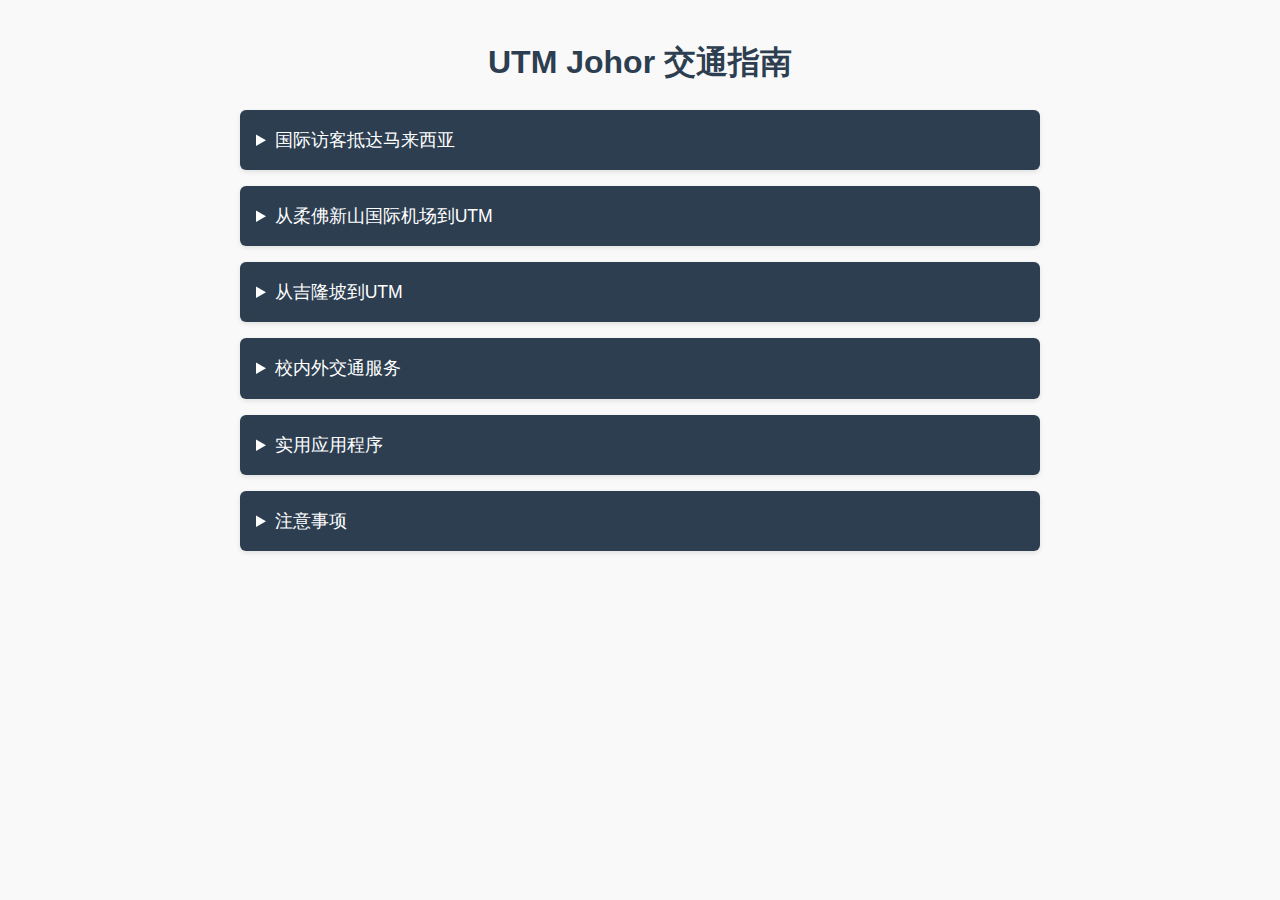
<file: nah.html>
<!DOCTYPE html>
<html lang="zh">
<head>
  <meta charset="UTF-8" />
  <meta name="viewport" content="width=device-width, initial-scale=1.0" />
  <title>UTM Johor 交通指南</title>
  <style>
    body {
      font-family: sans-serif;
      line-height: 1.6;
      padding: 1rem;
      max-width: 800px;
      margin: auto;
      background: #f9f9f9;
    }

    h1 {
      text-align: center;
      color: #2c3e50;
    }

    details {
      margin: 1rem 0;
      background: #fff;
      border-radius: 6px;
      box-shadow: 0 2px 5px rgba(0,0,0,0.1);
      overflow: hidden;
    }

    summary {
      background: #2c3e50;
      color: white;
      padding: 1rem;
      cursor: pointer;
      font-size: 1.1rem;
    }

    summary::-webkit-details-marker {
      display: none;
    }

    details[open] summary {
      background: #34495e;
    }

    ul {
      padding: 1rem 1.5rem;
      margin: 0;
      background: #fff;
    }

    li {
      margin-bottom: 0.5rem;
    }

    a {
      color: #2980b9;
      text-decoration: none;
    }

    a:hover {
      text-decoration: underline;
    }

    @media (max-width: 600px) {
      body {
        padding: 0.5rem;
      }

      summary {
        font-size: 1rem;
        padding: 0.8rem;
      }

      ul {
        padding: 1rem;
      }
    }
  </style>
</head>
<body>
  <h1>UTM Johor 交通指南</h1>

  <details>
    <summary>国际访客抵达马来西亚</summary>
    <ul>
      <li>建议直飞新加坡樟宜机场(Changi Airport)或吉隆坡国际机场(KLIA)，再转乘国内交通到柔佛新山</li>
      <li>或选择直飞柔佛州的新山士乃国际机场(Senai International Airport)，该机场距UTM更近</li>
    </ul>
  </details>

  <details>
    <summary>从柔佛新山国际机场到UTM</summary>
    <ul>
      <li><strong>网约车服务：</strong> Grab、Maxim、inDriver 或 AirAsia Ride（根据路况、时段及天气价格有所不同）</li>
      <li><strong>租车自驾：</strong> 建议拥有国际驾照</li>
    </ul>
  </details>

  <details>
    <summary>从吉隆坡到UTM</summary>
    <ul>
      <li><strong>空中交通：</strong> 从KLIA乘坐国内航班飞往士乃机场</li>
      <li><strong>陆路交通：</strong> 从TBS乘坐长途巴士前往Larkin Sentral（约4-5小时）</li>
    </ul>
  </details>

  <details>
    <summary>校内外交通服务</summary>
    <ul>
      <li><strong>Bas Muafakat Johor：</strong> 免费巴士，持Kad Muafakat Johor或本地IC使用，P211路线可进UTM</li>
      <li><strong>电召出租车服务：</strong> Maxim、Grab、inDriver、AirAsia Ride</li>
      <li><strong>Kumpool：</strong> 新兴服务，仅使用电子钱包付款，覆盖范围有限</li>
    </ul>
  </details>

  <details>
    <summary>实用应用程序</summary>
    <ul>
      <li><strong>LUGO：</strong> 查询附近巴士，规划路线，查看实时位置</li>
      <li><strong>MOOVIT：</strong> 提供公交信息和路线规划，支持离线和多语言</li>
    </ul>
  </details>

  <details>
    <summary>注意事项</summary>
    <ul>
      <li>提前下载交通应用并准备足够马币现金</li>
      <li>建议办理Kad Muafakat Johor，官网：<a href="https://paj.com.my/kad-muafakat-johor-kmj/" target="_blank">paj.com.my</a></li>
      <li>规划时间，预留足够行程缓冲</li>
      <li>使用校园地图或向组织方确认接送点</li>
      <li>保存紧急联系电话并与组织者保持联系</li>
    </ul>
  </details>

</body>
</html>
</file>
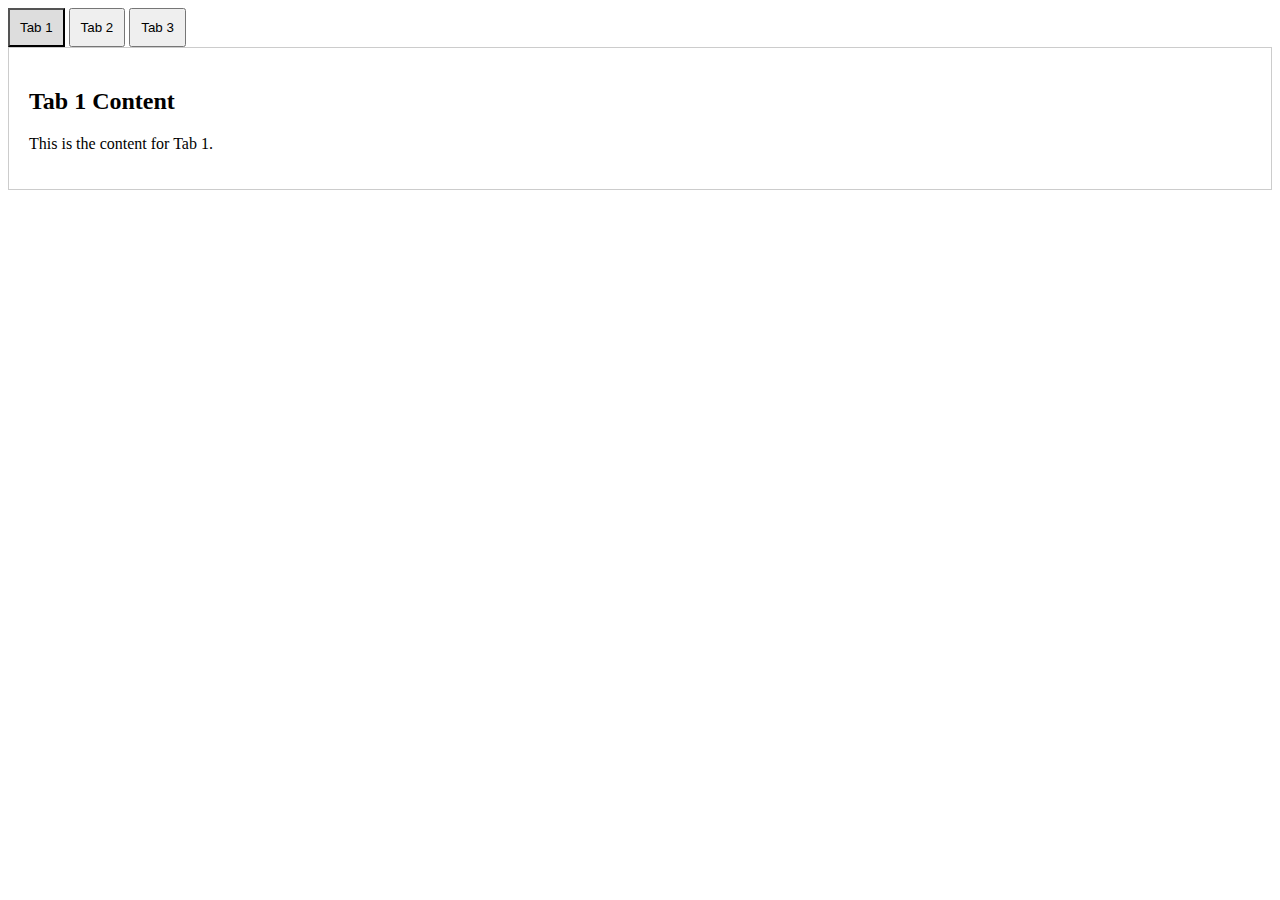
<file: test.html>
<!DOCTYPE html>
<html lang="en">
<head>
  <meta charset="UTF-8">
  <title>Tabs Example</title>
  <style>
    .tab-buttons button {
      padding: 10px;
      cursor: pointer;
    }

    .tab-content {
      display: none;
      padding: 20px;
      border: 1px solid #ccc;
    }

    .active-tab {
      display: block;
    }

    .tab-buttons .active-button {
      background-color: #ddd;
    }

    button {
        border-collapse: collapse;
    }
  </style>
</head>
<body>

  <!-- Tab Buttons -->
  <div class="tab-buttons">
    <button class="tab-btn active-button" onclick="showTab('tab1', this)">Tab 1</button>
    <button class="tab-btn" onclick="showTab('tab2', this)">Tab 2</button>
    <button class="tab-btn" onclick="showTab('tab3', this)">Tab 3</button>
  </div>

  <!-- Tab Contents -->
  <div id="tab1" class="tab-content active-tab">
    <h2>Tab 1 Content</h2>
    <p>This is the content for Tab 1.</p>
  </div>

  <div id="tab2" class="tab-content">
    <h2>Tab 2 Content</h2>
    <p>This is the content for Tab 2.</p>
  </div>

  <div id="tab3" class="tab-content">
    <h2>Tab 3 Content</h2>
    <p>This is the content for Tab 3.</p>
  </div>

  <!-- JavaScript -->
  <script>
    function showTab(tabId, button) {
      // Hide all tabs
      document.querySelectorAll('.tab-content').forEach(tab => tab.style.display = 'none');
      document.querySelectorAll('.tab-btn').forEach(btn => btn.classList.remove('active-button'));

      // Show selected tab
      document.getElementById(tabId).style.display = 'block';
      button.classList.add('active-button');
    }

    // Initialize first tab
    showTab('tab1', document.querySelector('.tab-btn'));
  </script>

</body>
</html>
</file>
